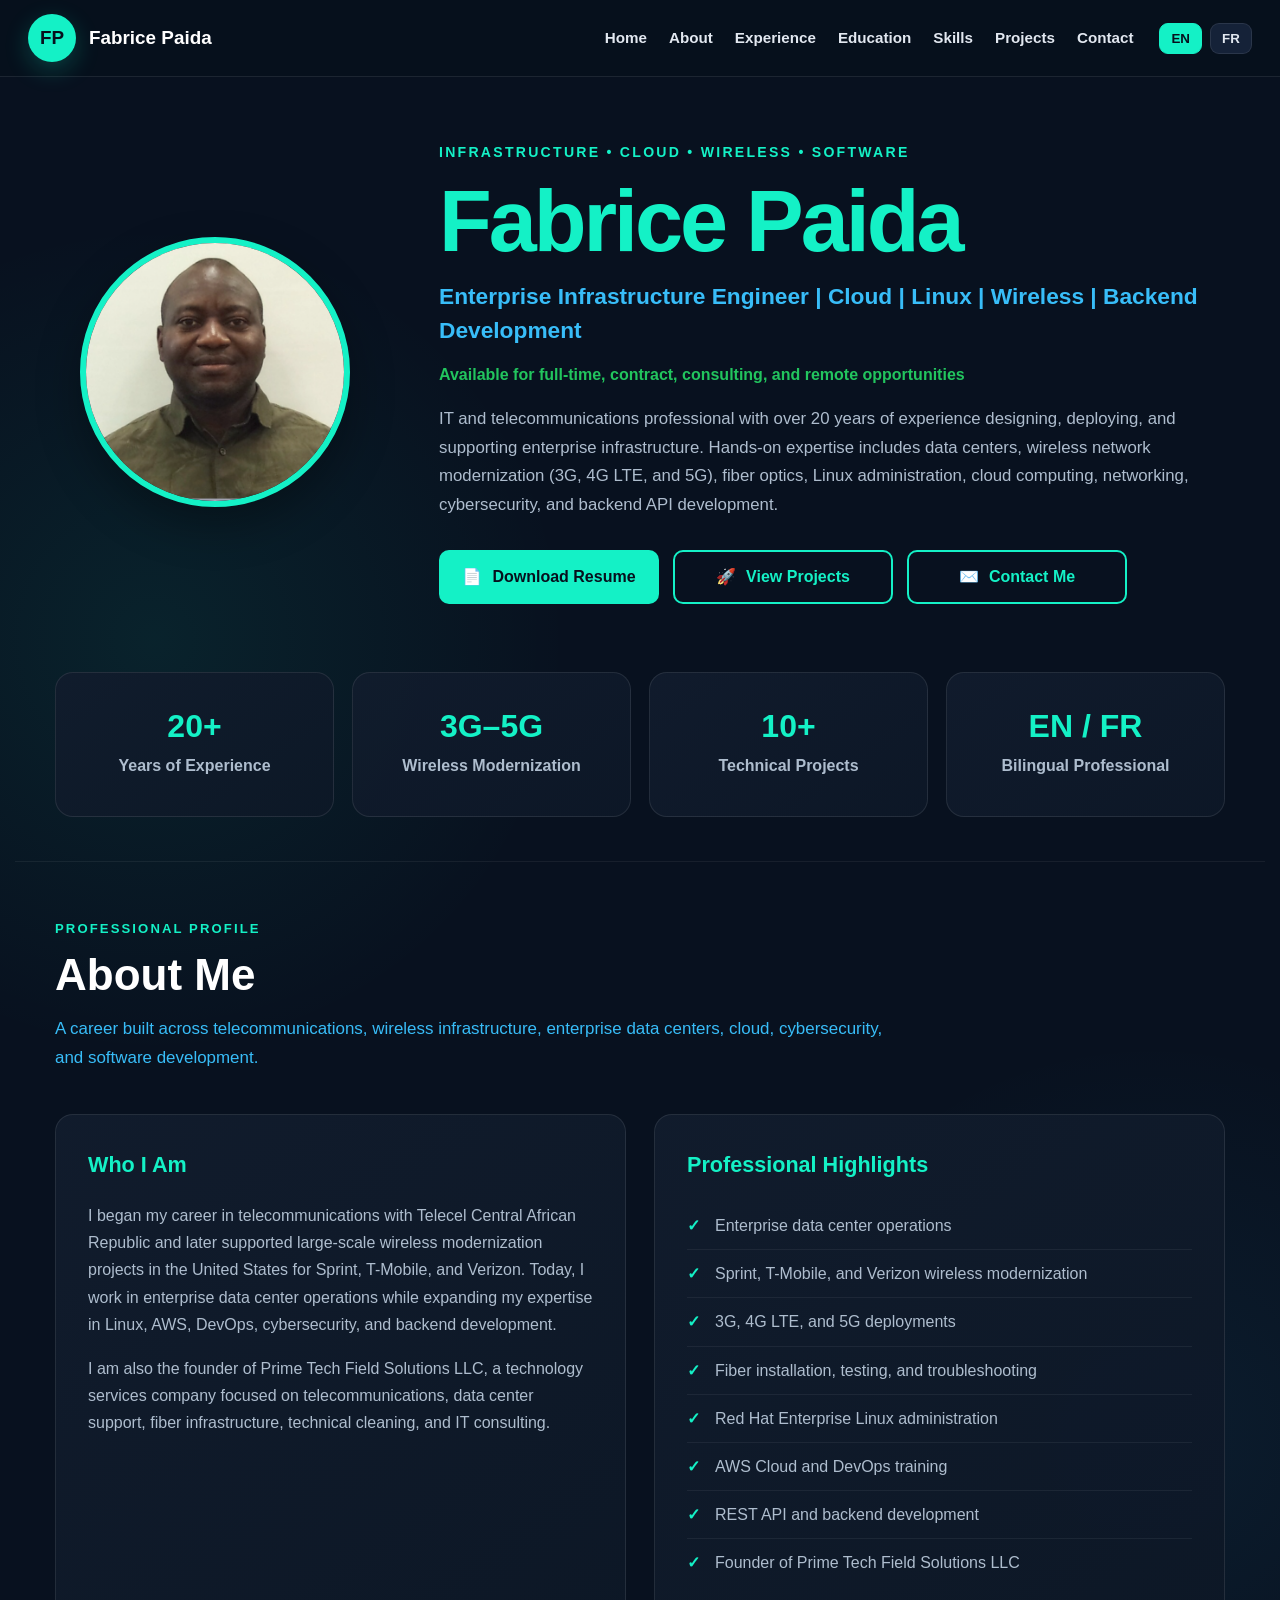
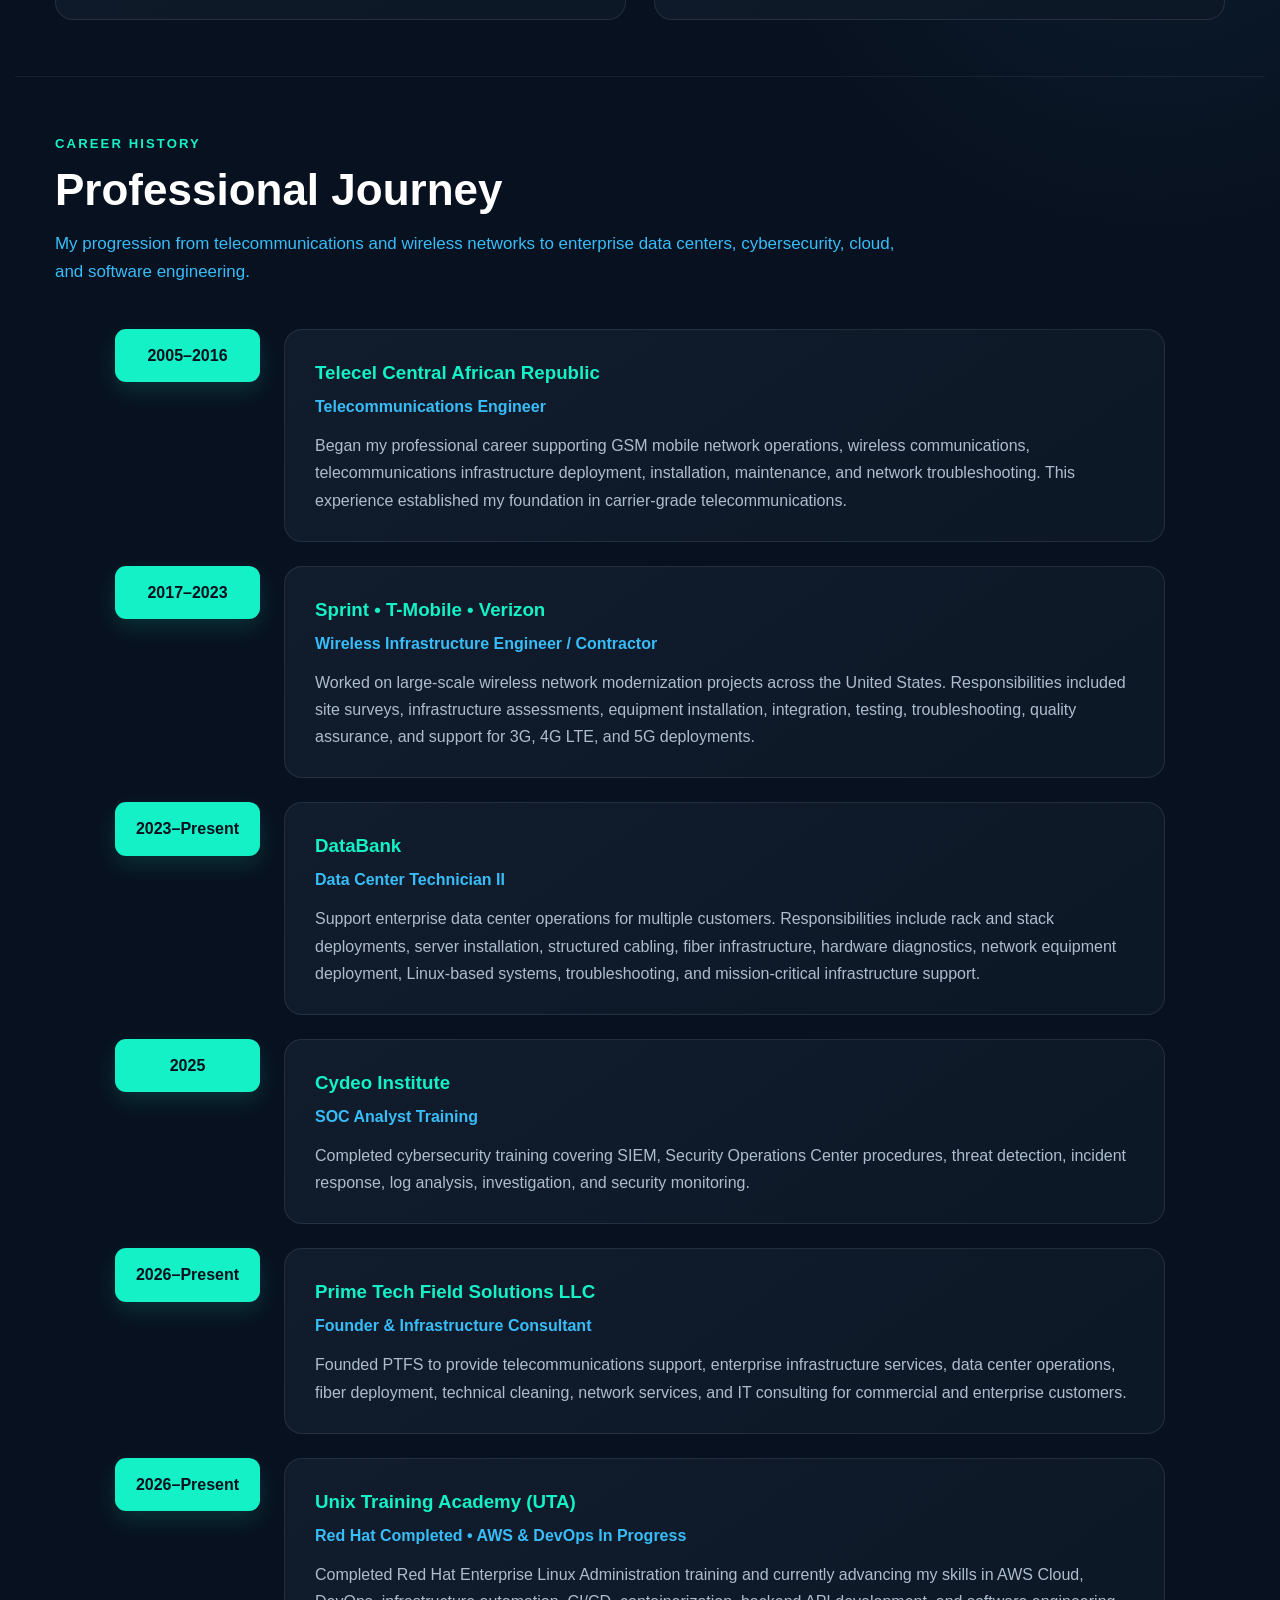
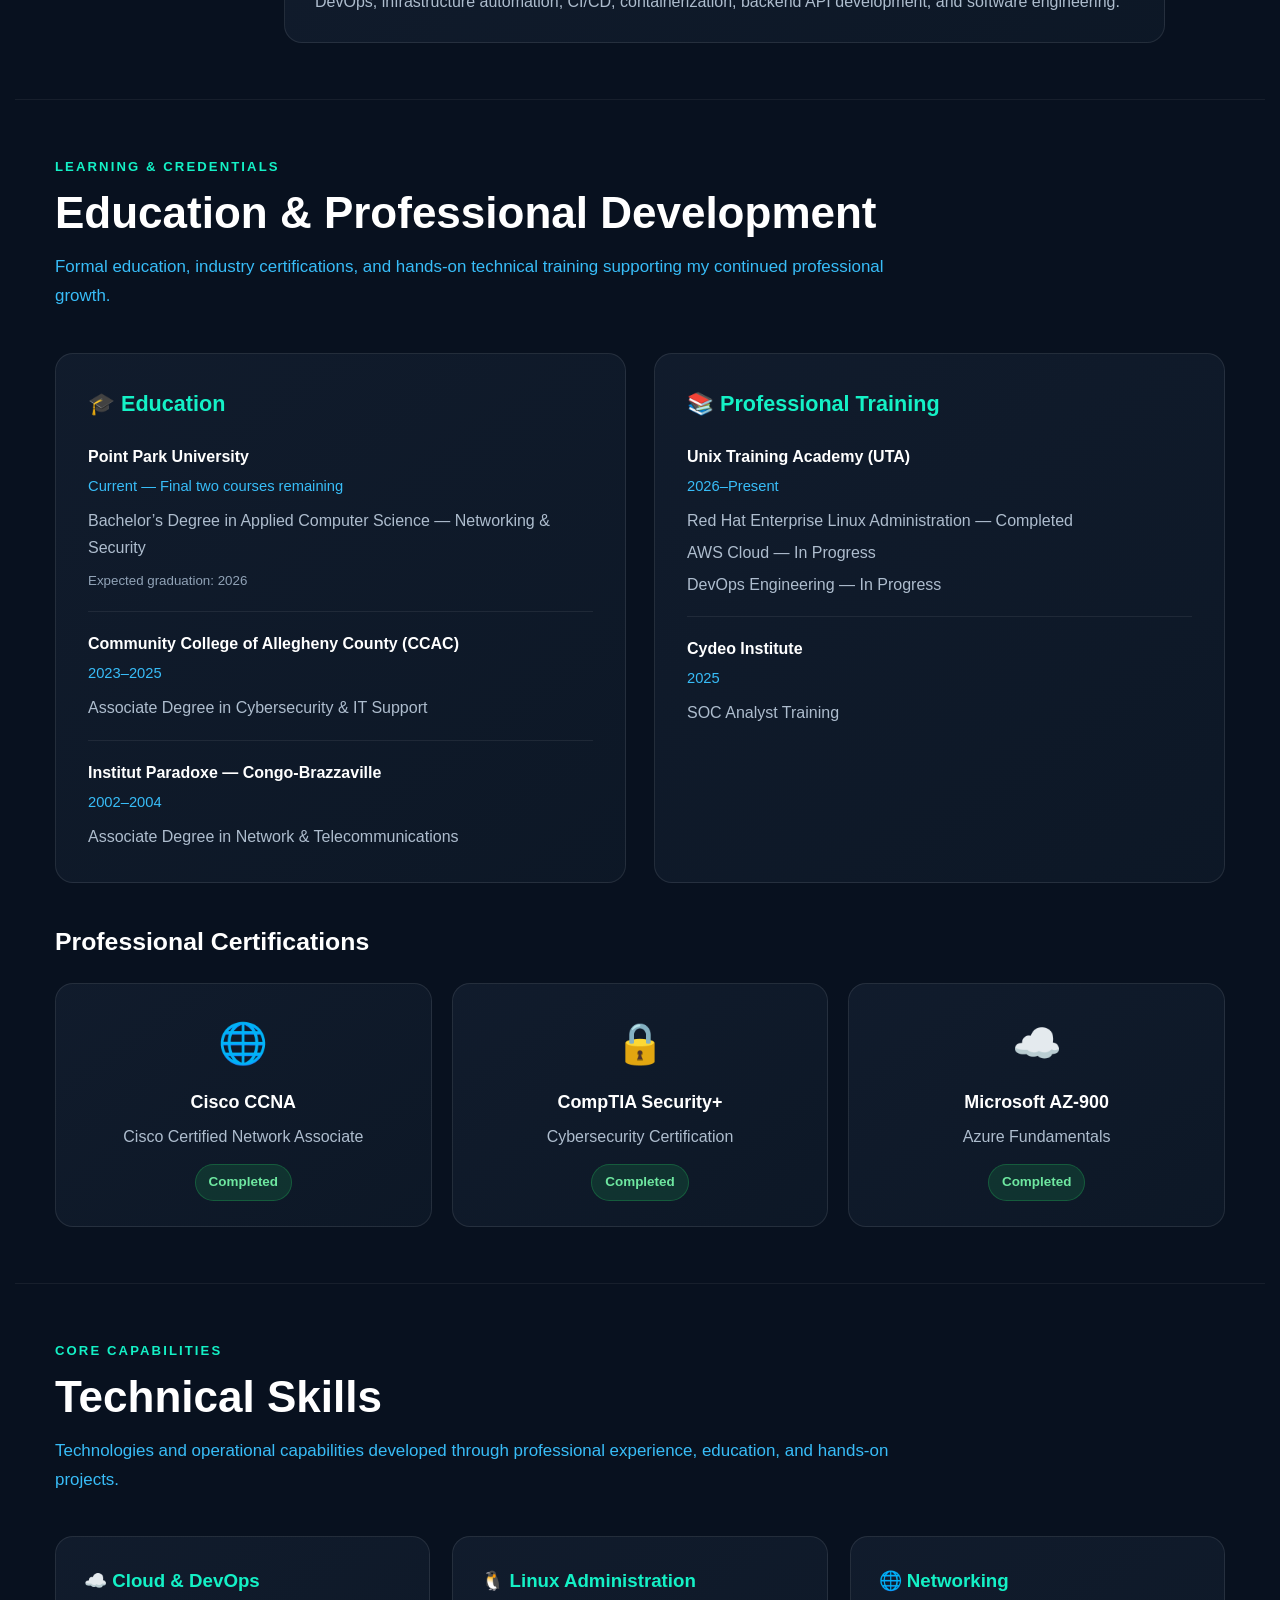
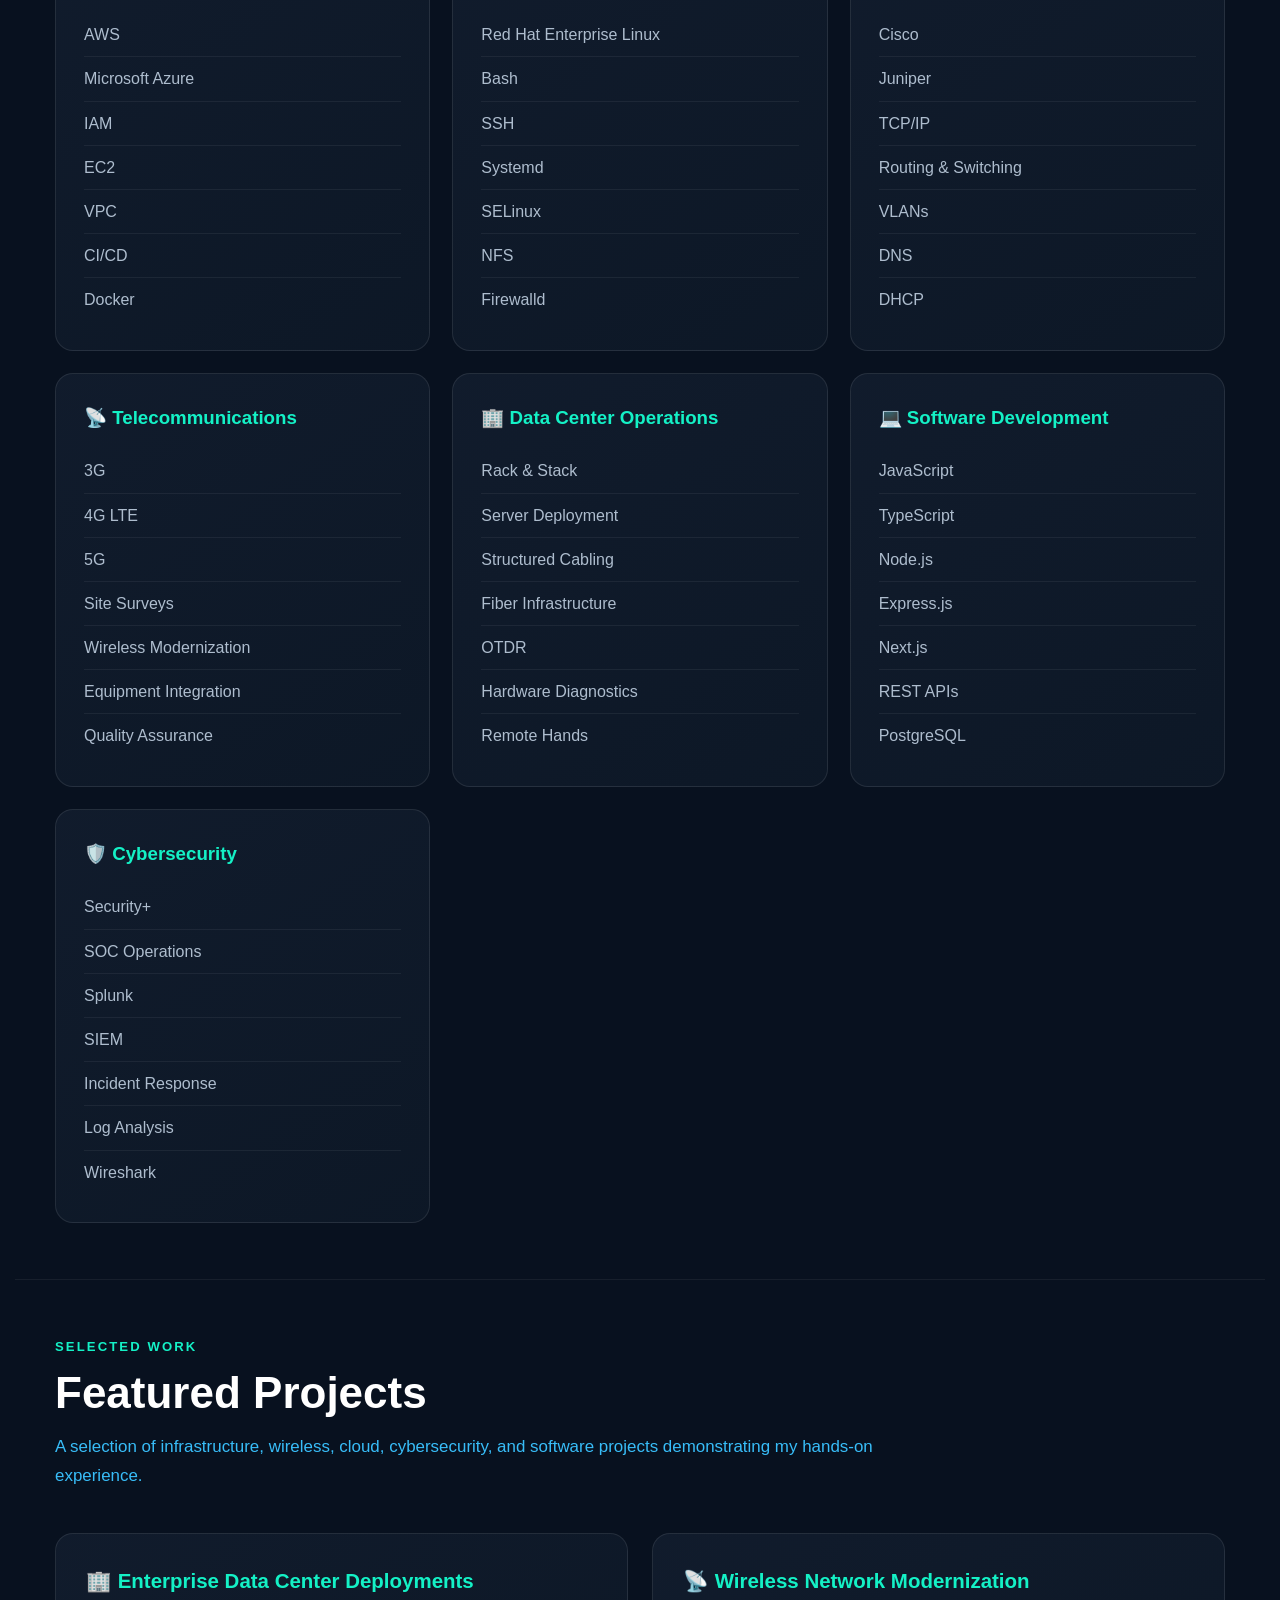
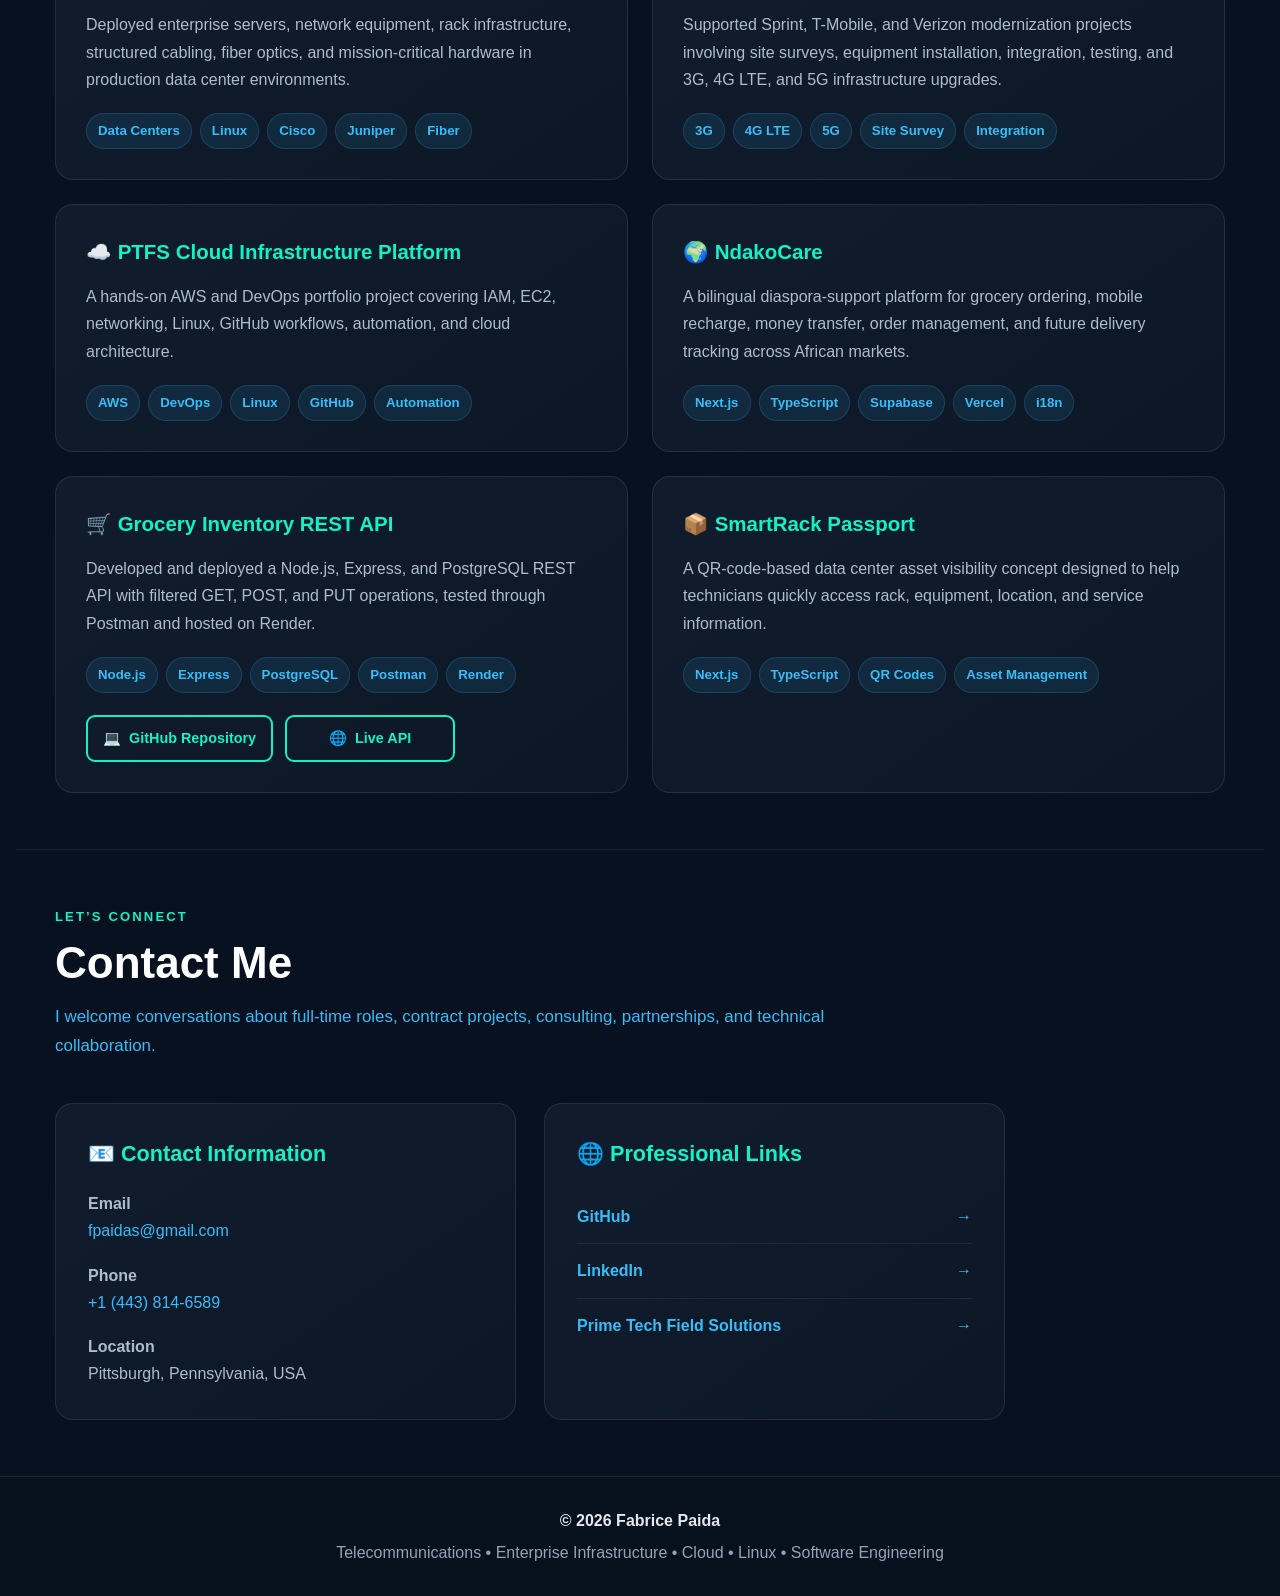
<file: index.html>
<!DOCTYPE html>
<html lang="en">
<head>
    <meta charset="UTF-8">
    <meta name="viewport" content="width=device-width, initial-scale=1.0">
    <meta
        name="description"
        content="Professional portfolio of Fabrice Paida, an infrastructure and telecommunications professional specializing in data centers, wireless networks, Linux, cloud computing, cybersecurity, and backend development."
    >
    <meta name="theme-color" content="#07101d">

    <title>Fabrice Paida | Infrastructure, Cloud, Wireless & Software</title>

    <link rel="stylesheet" href="styles.css">
</head>
<body>
    <header class="site-header">
        <nav class="navbar" aria-label="Main navigation">
            <a href="#home" class="logo" aria-label="Fabrice Paida home">
                <span class="logo-mark" aria-hidden="true">FP</span>
                <span class="logo-text">Fabrice Paida</span>
            </a>

            <button
                class="menu-toggle"
                id="menu-toggle"
                type="button"
                aria-label="Open navigation menu"
                aria-expanded="false"
                aria-controls="nav-links"
            >
                <span aria-hidden="true">☰</span>
            </button>

            <div class="nav-links" id="nav-links">
                <a href="#home" data-en="Home" data-fr="Accueil">Home</a>
                <a href="#about" data-en="About" data-fr="À propos">About</a>
                <a href="#experience" data-en="Experience" data-fr="Expérience">Experience</a>
                <a href="#education" data-en="Education" data-fr="Formation">Education</a>
                <a href="#skills" data-en="Skills" data-fr="Compétences">Skills</a>
                <a href="#projects" data-en="Projects" data-fr="Projets">Projects</a>
                <a href="#contact" data-en="Contact" data-fr="Contact">Contact</a>

                <div class="language-switch" aria-label="Language selection">
                    <button
                        type="button"
                        class="language-btn active"
                        data-language="en"
                        aria-label="Display website in English"
                    >EN</button>
                    <button
                        type="button"
                        class="language-btn"
                        data-language="fr"
                        aria-label="Afficher le site en français"
                    >FR</button>
                </div>
            </div>
        </nav>
    </header>

    <main>
        <section id="home" class="section hero">
            <div class="hero-content">
                <div class="hero-image-wrapper">
                    <img
                        src="images/profile.png"
                        alt="Professional portrait of Fabrice Paida"
                        class="profile-pic"
                    >
                </div>

                <div class="hero-copy">
                    <p
                        class="eyebrow"
                        data-en="Infrastructure • Cloud • Wireless • Software"
                        data-fr="Infrastructure • Cloud • Télécommunications • Logiciels"
                    >
                        Infrastructure • Cloud • Wireless • Software
                    </p>

                    <h1 class="hero-name">Fabrice Paida</h1>

                    <p
                        class="hero-title"
                        data-en="Enterprise Infrastructure Engineer | Cloud | Linux | Wireless | Backend Development"
                        data-fr="Ingénieur en infrastructure d’entreprise | Cloud | Linux | Réseaux mobiles | Développement backend"
                    >
                        Enterprise Infrastructure Engineer | Cloud | Linux | Wireless | Backend Development
                    </p>

                    <p
                        class="availability"
                        data-en="Available for full-time, contract, consulting, and remote opportunities"
                        data-fr="Disponible pour des postes à temps plein, des contrats, du conseil et du télétravail"
                    >
                        Available for full-time, contract, consulting, and remote opportunities
                    </p>

                    <p
                        class="hero-description"
                        data-en="IT and telecommunications professional with over 20 years of experience designing, deploying, and supporting enterprise infrastructure. Hands-on expertise includes data centers, wireless network modernization (3G, 4G LTE, and 5G), fiber optics, Linux administration, cloud computing, networking, cybersecurity, and backend API development."
                        data-fr="Professionnel de l’informatique et des télécommunications avec plus de 20 ans d’expérience dans la conception, le déploiement et le support d’infrastructures d’entreprise. Mon expertise pratique couvre les centres de données, la modernisation des réseaux mobiles (3G, 4G LTE et 5G), la fibre optique, l’administration Linux, le cloud, les réseaux, la cybersécurité et le développement d’API backend."
                    >
                        IT and telecommunications professional with over 20 years of experience designing, deploying, and supporting enterprise infrastructure. Hands-on expertise includes data centers, wireless network modernization (3G, 4G LTE, and 5G), fiber optics, Linux administration, cloud computing, networking, cybersecurity, and backend API development.
                    </p>

                    <div class="hero-buttons" aria-label="Primary actions">
                        <a
                            href="docs/Fabrice_Paida_Resume_2026.pdf"
                            class="btn btn-primary"
                                                     
                        >
                            <span class="btn-icon" aria-hidden="true">📄</span>
                            <span class="btn-label" data-en="Download Resume" data-fr="Télécharger le CV">Download Resume</span>
                        </a>

                        <a href="#projects" class="btn btn-secondary">
                            <span class="btn-icon" aria-hidden="true">🚀</span>
                            <span class="btn-label" data-en="View Projects" data-fr="Voir les projets">View Projects</span>
                        </a>

                        <a href="#contact" class="btn btn-secondary">
                            <span class="btn-icon" aria-hidden="true">✉️</span>
                            <span class="btn-label" data-en="Contact Me" data-fr="Me contacter">Contact Me</span>
                        </a>
                    </div>
                </div>
            </div>
        </section>

        <section class="section stats-section" aria-label="Professional highlights">
            <div class="stats-grid">
                <article class="stat-card">
                    <strong>20+</strong>
                    <span data-en="Years of Experience" data-fr="Années d’expérience">Years of Experience</span>
                </article>
                <article class="stat-card">
                    <strong>3G–5G</strong>
                    <span data-en="Wireless Modernization" data-fr="Modernisation des réseaux mobiles">Wireless Modernization</span>
                </article>
                <article class="stat-card">
                    <strong>10+</strong>
                    <span data-en="Technical Projects" data-fr="Projets techniques">Technical Projects</span>
                </article>
                <article class="stat-card">
                    <strong>EN / FR</strong>
                    <span data-en="Bilingual Professional" data-fr="Professionnel bilingue">Bilingual Professional</span>
                </article>
            </div>
        </section>

        <section id="about" class="section section-bordered">
            <div class="section-heading">
                <p class="section-kicker" data-en="Professional Profile" data-fr="Profil professionnel">Professional Profile</p>
                <h2 data-en="About Me" data-fr="À propos de moi">About Me</h2>
                <p
                    data-en="A career built across telecommunications, wireless infrastructure, enterprise data centers, cloud, cybersecurity, and software development."
                    data-fr="Un parcours construit dans les télécommunications, les réseaux mobiles, les centres de données, le cloud, la cybersécurité et le développement logiciel."
                >
                    A career built across telecommunications, wireless infrastructure, enterprise data centers, cloud, cybersecurity, and software development.
                </p>
            </div>

            <div class="about-grid">
                <article class="content-card">
                    <h3 data-en="Who I Am" data-fr="Qui je suis">Who I Am</h3>
                    <p
                        data-en="I began my career in telecommunications with Telecel Central African Republic and later supported large-scale wireless modernization projects in the United States for Sprint, T-Mobile, and Verizon. Today, I work in enterprise data center operations while expanding my expertise in Linux, AWS, DevOps, cybersecurity, and backend development."
                        data-fr="J’ai commencé ma carrière dans les télécommunications chez Telecel Centrafrique, puis j’ai participé aux États-Unis à de grands projets de modernisation des réseaux mobiles pour Sprint, T-Mobile et Verizon. Aujourd’hui, je travaille dans les opérations de centres de données d’entreprise tout en développant mes compétences en Linux, AWS, DevOps, cybersécurité et développement backend."
                    >
                        I began my career in telecommunications with Telecel Central African Republic and later supported large-scale wireless modernization projects in the United States for Sprint, T-Mobile, and Verizon. Today, I work in enterprise data center operations while expanding my expertise in Linux, AWS, DevOps, cybersecurity, and backend development.
                    </p>
                    <p
                        data-en="I am also the founder of Prime Tech Field Solutions LLC, a technology services company focused on telecommunications, data center support, fiber infrastructure, technical cleaning, and IT consulting."
                        data-fr="Je suis également le fondateur de Prime Tech Field Solutions LLC, une entreprise de services technologiques spécialisée dans les télécommunications, le support de centres de données, la fibre optique, le nettoyage technique et le conseil informatique."
                    >
                        I am also the founder of Prime Tech Field Solutions LLC, a technology services company focused on telecommunications, data center support, fiber infrastructure, technical cleaning, and IT consulting.
                    </p>
                </article>

                <article class="content-card">
                    <h3 data-en="Professional Highlights" data-fr="Points forts professionnels">Professional Highlights</h3>
                    <ul class="check-list">
                        <li data-en="Enterprise data center operations" data-fr="Opérations de centres de données d’entreprise">Enterprise data center operations</li>
                        <li data-en="Sprint, T-Mobile, and Verizon wireless modernization" data-fr="Modernisation des réseaux mobiles Sprint, T-Mobile et Verizon">Sprint, T-Mobile, and Verizon wireless modernization</li>
                        <li data-en="3G, 4G LTE, and 5G deployments" data-fr="Déploiements 3G, 4G LTE et 5G">3G, 4G LTE, and 5G deployments</li>
                        <li data-en="Fiber installation, testing, and troubleshooting" data-fr="Installation, tests et dépannage de la fibre optique">Fiber installation, testing, and troubleshooting</li>
                        <li data-en="Red Hat Enterprise Linux administration" data-fr="Administration Red Hat Enterprise Linux">Red Hat Enterprise Linux administration</li>
                        <li data-en="AWS Cloud and DevOps training" data-fr="Formation AWS Cloud et DevOps">AWS Cloud and DevOps training</li>
                        <li data-en="REST API and backend development" data-fr="Développement d’API REST et backend">REST API and backend development</li>
                        <li data-en="Founder of Prime Tech Field Solutions LLC" data-fr="Fondateur de Prime Tech Field Solutions LLC">Founder of Prime Tech Field Solutions LLC</li>
                    </ul>
                </article>
            </div>
        </section>

        <section id="experience" class="section section-bordered">
            <div class="section-heading">
                <p class="section-kicker" data-en="Career History" data-fr="Parcours professionnel">Career History</p>
                <h2 data-en="Professional Journey" data-fr="Parcours professionnel">Professional Journey</h2>
                <p
                    data-en="My progression from telecommunications and wireless networks to enterprise data centers, cybersecurity, cloud, and software engineering."
                    data-fr="Mon évolution des télécommunications et des réseaux mobiles vers les centres de données, la cybersécurité, le cloud et le génie logiciel."
                >
                    My progression from telecommunications and wireless networks to enterprise data centers, cybersecurity, cloud, and software engineering.
                </p>
            </div>

            <div class="timeline">
                <article class="timeline-item">
                    <div class="timeline-year">2005–2016</div>
                    <div class="timeline-content">
                        <h3>Telecel Central African Republic</h3>
                        <h4 data-en="Telecommunications Engineer" data-fr="Ingénieur en télécommunications">Telecommunications Engineer</h4>
                        <p
                            data-en="Began my professional career supporting GSM mobile network operations, wireless communications, telecommunications infrastructure deployment, installation, maintenance, and network troubleshooting. This experience established my foundation in carrier-grade telecommunications."
                            data-fr="Début de ma carrière professionnelle dans le support des réseaux mobiles GSM, les communications sans fil, le déploiement des infrastructures télécoms, l’installation, la maintenance et le dépannage réseau. Cette expérience a établi ma base dans les télécommunications de niveau opérateur."
                        >
                            Began my professional career supporting GSM mobile network operations, wireless communications, telecommunications infrastructure deployment, installation, maintenance, and network troubleshooting. This experience established my foundation in carrier-grade telecommunications.
                        </p>
                    </div>
                </article>

                <article class="timeline-item">
                    <div class="timeline-year">2017–2023</div>
                    <div class="timeline-content">
                        <h3>Sprint • T-Mobile • Verizon</h3>
                        <h4 data-en="Wireless Infrastructure Engineer / Contractor" data-fr="Ingénieur / Contractuel en infrastructure mobile">Wireless Infrastructure Engineer / Contractor</h4>
                        <p
                            data-en="Worked on large-scale wireless network modernization projects across the United States. Responsibilities included site surveys, infrastructure assessments, equipment installation, integration, testing, troubleshooting, quality assurance, and support for 3G, 4G LTE, and 5G deployments."
                            data-fr="Participation à de grands projets de modernisation des réseaux mobiles aux États-Unis. Les responsabilités comprenaient les études de sites, l’évaluation des infrastructures, l’installation et l’intégration des équipements, les tests, le dépannage, l’assurance qualité et le support des déploiements 3G, 4G LTE et 5G."
                        >
                            Worked on large-scale wireless network modernization projects across the United States. Responsibilities included site surveys, infrastructure assessments, equipment installation, integration, testing, troubleshooting, quality assurance, and support for 3G, 4G LTE, and 5G deployments.
                        </p>
                    </div>
                </article>

                <article class="timeline-item">
                    <div class="timeline-year">2023–Present</div>
                    <div class="timeline-content">
                        <h3>DataBank</h3>
                        <h4 data-en="Data Center Technician II" data-fr="Technicien II en centre de données">Data Center Technician II</h4>
                        <p
                            data-en="Support enterprise data center operations for multiple customers. Responsibilities include rack and stack deployments, server installation, structured cabling, fiber infrastructure, hardware diagnostics, network equipment deployment, Linux-based systems, troubleshooting, and mission-critical infrastructure support."
                            data-fr="Support des opérations de centres de données d’entreprise pour plusieurs clients. Les responsabilités comprennent les déploiements rack and stack, l’installation de serveurs, le câblage structuré, la fibre optique, le diagnostic matériel, le déploiement d’équipements réseau, les systèmes Linux, le dépannage et le support d’infrastructures critiques."
                        >
                            Support enterprise data center operations for multiple customers. Responsibilities include rack and stack deployments, server installation, structured cabling, fiber infrastructure, hardware diagnostics, network equipment deployment, Linux-based systems, troubleshooting, and mission-critical infrastructure support.
                        </p>
                    </div>
                </article>

                <article class="timeline-item">
                    <div class="timeline-year">2025</div>
                    <div class="timeline-content">
                        <h3>Cydeo Institute</h3>
                        <h4 data-en="SOC Analyst Training" data-fr="Formation d’analyste SOC">SOC Analyst Training</h4>
                        <p
                            data-en="Completed cybersecurity training covering SIEM, Security Operations Center procedures, threat detection, incident response, log analysis, investigation, and security monitoring."
                            data-fr="Formation en cybersécurité couvrant les SIEM, les procédures de centre opérationnel de sécurité, la détection des menaces, la réponse aux incidents, l’analyse des journaux, l’investigation et la surveillance de sécurité."
                        >
                            Completed cybersecurity training covering SIEM, Security Operations Center procedures, threat detection, incident response, log analysis, investigation, and security monitoring.
                        </p>
                    </div>
                </article>

                <article class="timeline-item">
                    <div class="timeline-year">2026–Present</div>
                    <div class="timeline-content">
                        <h3>Prime Tech Field Solutions LLC</h3>
                        <h4 data-en="Founder & Infrastructure Consultant" data-fr="Fondateur et consultant en infrastructure">Founder & Infrastructure Consultant</h4>
                        <p
                            data-en="Founded PTFS to provide telecommunications support, enterprise infrastructure services, data center operations, fiber deployment, technical cleaning, network services, and IT consulting for commercial and enterprise customers."
                            data-fr="Création de PTFS pour fournir des services de télécommunications, d’infrastructure d’entreprise, d’opérations de centres de données, de déploiement de fibre, de nettoyage technique, de réseaux et de conseil informatique aux clients commerciaux et entreprises."
                        >
                            Founded PTFS to provide telecommunications support, enterprise infrastructure services, data center operations, fiber deployment, technical cleaning, network services, and IT consulting for commercial and enterprise customers.
                        </p>
                    </div>
                </article>

                <article class="timeline-item">
                    <div class="timeline-year">2026–Present</div>
                    <div class="timeline-content">
                        <h3>Unix Training Academy (UTA)</h3>
                        <h4 data-en="Red Hat Completed • AWS & DevOps In Progress" data-fr="Red Hat terminé • AWS et DevOps en cours">Red Hat Completed • AWS & DevOps In Progress</h4>
                        <p
                            data-en="Completed Red Hat Enterprise Linux Administration training and currently advancing my skills in AWS Cloud, DevOps, infrastructure automation, CI/CD, containerization, backend API development, and software engineering."
                            data-fr="Formation en administration Red Hat Enterprise Linux terminée. Développement actuel de mes compétences en AWS Cloud, DevOps, automatisation de l’infrastructure, CI/CD, conteneurisation, développement d’API backend et génie logiciel."
                        >
                            Completed Red Hat Enterprise Linux Administration training and currently advancing my skills in AWS Cloud, DevOps, infrastructure automation, CI/CD, containerization, backend API development, and software engineering.
                        </p>
                    </div>
                </article>
            </div>
        </section>

        <section id="education" class="section section-bordered">
            <div class="section-heading">
                <p class="section-kicker" data-en="Learning & Credentials" data-fr="Formation et qualifications">Learning & Credentials</p>
                <h2 data-en="Education & Professional Development" data-fr="Formation académique et développement professionnel">Education & Professional Development</h2>
                <p
                    data-en="Formal education, industry certifications, and hands-on technical training supporting my continued professional growth."
                    data-fr="Formation académique, certifications professionnelles et apprentissage pratique soutenant mon évolution continue."
                >
                    Formal education, industry certifications, and hands-on technical training supporting my continued professional growth.
                </p>
            </div>

            <div class="education-grid">
                <article class="content-card">
                    <h3 data-en="🎓 Education" data-fr="🎓 Formation académique">🎓 Education</h3>

                    <div class="education-item">
                        <h4>Point Park University</h4>
                        <span data-en="Current — Final two courses remaining" data-fr="En cours — Deux derniers cours à terminer">Current — Final two courses remaining</span>
                        <p
                            data-en="Bachelor’s Degree in Applied Computer Science — Networking & Security"
                            data-fr="Licence en informatique appliquée — Réseaux et sécurité"
                        >
                            Bachelor’s Degree in Applied Computer Science — Networking & Security
                        </p>
                        <small data-en="Expected graduation: 2026" data-fr="Diplôme prévu : 2026">Expected graduation: 2026</small>
                    </div>

                    <div class="education-item">
                        <h4>Community College of Allegheny County (CCAC)</h4>
                        <span>2023–2025</span>
                        <p
                            data-en="Associate Degree in Cybersecurity & IT Support"
                            data-fr="Diplôme associé en cybersécurité et support informatique"
                        >
                            Associate Degree in Cybersecurity & IT Support
                        </p>
                    </div>

                    <div class="education-item">
                        <h4>Institut Paradoxe — Congo-Brazzaville</h4>
                        <span>2002–2004</span>
                        <p
                            data-en="Associate Degree in Network & Telecommunications"
                            data-fr="Diplôme associé en réseaux et télécommunications"
                        >
                            Associate Degree in Network & Telecommunications
                        </p>
                    </div>
                </article>

                <article class="content-card">
                    <h3 data-en="📚 Professional Training" data-fr="📚 Formation professionnelle">📚 Professional Training</h3>

                    <div class="education-item">
                        <h4>Unix Training Academy (UTA)</h4>
                        <span>2026–Present</span>
                        <p data-en="Red Hat Enterprise Linux Administration — Completed" data-fr="Administration Red Hat Enterprise Linux — Terminée">Red Hat Enterprise Linux Administration — Completed</p>
                        <p data-en="AWS Cloud — In Progress" data-fr="AWS Cloud — En cours">AWS Cloud — In Progress</p>
                        <p data-en="DevOps Engineering — In Progress" data-fr="Ingénierie DevOps — En cours">DevOps Engineering — In Progress</p>
                    </div>

                    <div class="education-item">
                        <h4>Cydeo Institute</h4>
                        <span>2025</span>
                        <p data-en="SOC Analyst Training" data-fr="Formation d’analyste SOC">SOC Analyst Training</p>
                    </div>
                </article>
            </div>

            <div class="certifications-block">
                <h3 data-en="Professional Certifications" data-fr="Certifications professionnelles">Professional Certifications</h3>
                <div class="cert-grid">
                    <article class="cert-card">
                        <div class="cert-icon" aria-hidden="true">🌐</div>
                        <h4>Cisco CCNA</h4>
                        <p data-en="Cisco Certified Network Associate" data-fr="Cisco Certified Network Associate">Cisco Certified Network Associate</p>
                        <span class="status status-completed" data-en="Completed" data-fr="Obtenue">Completed</span>
                    </article>

                    <article class="cert-card">
                        <div class="cert-icon" aria-hidden="true">🔒</div>
                        <h4>CompTIA Security+</h4>
                        <p data-en="Cybersecurity Certification" data-fr="Certification en cybersécurité">Cybersecurity Certification</p>
                        <span class="status status-completed" data-en="Completed" data-fr="Obtenue">Completed</span>
                    </article>

                    <article class="cert-card">
                        <div class="cert-icon" aria-hidden="true">☁️</div>
                        <h4>Microsoft AZ-900</h4>
                        <p data-en="Azure Fundamentals" data-fr="Fondamentaux Azure">Azure Fundamentals</p>
                        <span class="status status-completed" data-en="Completed" data-fr="Obtenue">Completed</span>
                    </article>
                </div>
            </div>
        </section>

        <section id="skills" class="section section-bordered">
            <div class="section-heading">
                <p class="section-kicker" data-en="Core Capabilities" data-fr="Compétences principales">Core Capabilities</p>
                <h2 data-en="Technical Skills" data-fr="Compétences techniques">Technical Skills</h2>
                <p
                    data-en="Technologies and operational capabilities developed through professional experience, education, and hands-on projects."
                    data-fr="Technologies et capacités opérationnelles développées grâce à l’expérience professionnelle, aux études et aux projets pratiques."
                >
                    Technologies and operational capabilities developed through professional experience, education, and hands-on projects.
                </p>
            </div>

            <div class="skills-grid">
                <article class="skill-card">
                    <h3 data-en="☁️ Cloud & DevOps" data-fr="☁️ Cloud et DevOps">☁️ Cloud & DevOps</h3>
                    <ul>
                        <li>AWS</li><li>Microsoft Azure</li><li>IAM</li><li>EC2</li><li>VPC</li><li>CI/CD</li><li>Docker</li>
                    </ul>
                </article>

                <article class="skill-card">
                    <h3 data-en="🐧 Linux Administration" data-fr="🐧 Administration Linux">🐧 Linux Administration</h3>
                    <ul>
                        <li>Red Hat Enterprise Linux</li><li>Bash</li><li>SSH</li><li>Systemd</li><li>SELinux</li><li>NFS</li><li>Firewalld</li>
                    </ul>
                </article>

                <article class="skill-card">
                    <h3 data-en="🌐 Networking" data-fr="🌐 Réseaux">🌐 Networking</h3>
                    <ul>
                        <li>Cisco</li><li>Juniper</li><li>TCP/IP</li><li>Routing & Switching</li><li>VLANs</li><li>DNS</li><li>DHCP</li>
                    </ul>
                </article>

                <article class="skill-card">
                    <h3 data-en="📡 Telecommunications" data-fr="📡 Télécommunications">📡 Telecommunications</h3>
                    <ul>
                        <li>3G</li><li>4G LTE</li><li>5G</li><li>Site Surveys</li><li>Wireless Modernization</li><li>Equipment Integration</li><li>Quality Assurance</li>
                    </ul>
                </article>

                <article class="skill-card">
                    <h3 data-en="🏢 Data Center Operations" data-fr="🏢 Opérations de centres de données">🏢 Data Center Operations</h3>
                    <ul>
                        <li>Rack & Stack</li><li>Server Deployment</li><li>Structured Cabling</li><li>Fiber Infrastructure</li><li>OTDR</li><li>Hardware Diagnostics</li><li>Remote Hands</li>
                    </ul>
                </article>

                <article class="skill-card">
                    <h3 data-en="💻 Software Development" data-fr="💻 Développement logiciel">💻 Software Development</h3>
                    <ul>
                        <li>JavaScript</li><li>TypeScript</li><li>Node.js</li><li>Express.js</li><li>Next.js</li><li>REST APIs</li><li>PostgreSQL</li>
                    </ul>
                </article>

                <article class="skill-card">
                    <h3 data-en="🛡️ Cybersecurity" data-fr="🛡️ Cybersécurité">🛡️ Cybersecurity</h3>
                    <ul>
                        <li>Security+</li><li>SOC Operations</li><li>Splunk</li><li>SIEM</li><li>Incident Response</li><li>Log Analysis</li><li>Wireshark</li>
                    </ul>
                </article>
            </div>
        </section>

        <section id="projects" class="section section-bordered">
            <div class="section-heading">
                <p class="section-kicker" data-en="Selected Work" data-fr="Travaux sélectionnés">Selected Work</p>
                <h2 data-en="Featured Projects" data-fr="Projets principaux">Featured Projects</h2>
                <p
                    data-en="A selection of infrastructure, wireless, cloud, cybersecurity, and software projects demonstrating my hands-on experience."
                    data-fr="Une sélection de projets d’infrastructure, de réseaux mobiles, de cloud, de cybersécurité et de logiciels illustrant mon expérience pratique."
                >
                    A selection of infrastructure, wireless, cloud, cybersecurity, and software projects demonstrating my hands-on experience.
                </p>
            </div>

            <div class="projects-grid">
                <article class="project-card">
                    <h3 data-en="🏢 Enterprise Data Center Deployments" data-fr="🏢 Déploiements de centres de données d’entreprise">🏢 Enterprise Data Center Deployments</h3>
                    <p
                        data-en="Deployed enterprise servers, network equipment, rack infrastructure, structured cabling, fiber optics, and mission-critical hardware in production data center environments."
                        data-fr="Déploiement de serveurs d’entreprise, d’équipements réseau, d’infrastructures en rack, de câblage structuré, de fibre optique et de matériel critique dans des centres de données de production."
                    >
                        Deployed enterprise servers, network equipment, rack infrastructure, structured cabling, fiber optics, and mission-critical hardware in production data center environments.
                    </p>
                    <div class="tech-tags"><span>Data Centers</span><span>Linux</span><span>Cisco</span><span>Juniper</span><span>Fiber</span></div>
                </article>

                <article class="project-card">
                    <h3 data-en="📡 Wireless Network Modernization" data-fr="📡 Modernisation des réseaux mobiles">📡 Wireless Network Modernization</h3>
                    <p
                        data-en="Supported Sprint, T-Mobile, and Verizon modernization projects involving site surveys, equipment installation, integration, testing, and 3G, 4G LTE, and 5G infrastructure upgrades."
                        data-fr="Support de projets de modernisation Sprint, T-Mobile et Verizon comprenant les études de sites, l’installation, l’intégration et les tests d’équipements ainsi que les mises à niveau des infrastructures 3G, 4G LTE et 5G."
                    >
                        Supported Sprint, T-Mobile, and Verizon modernization projects involving site surveys, equipment installation, integration, testing, and 3G, 4G LTE, and 5G infrastructure upgrades.
                    </p>
                    <div class="tech-tags"><span>3G</span><span>4G LTE</span><span>5G</span><span>Site Survey</span><span>Integration</span></div>
                </article>

                <article class="project-card">
                    <h3 data-en="☁️ PTFS Cloud Infrastructure Platform" data-fr="☁️ Plateforme d’infrastructure cloud PTFS">☁️ PTFS Cloud Infrastructure Platform</h3>
                    <p
                        data-en="A hands-on AWS and DevOps portfolio project covering IAM, EC2, networking, Linux, GitHub workflows, automation, and cloud architecture."
                        data-fr="Projet pratique de portfolio AWS et DevOps couvrant IAM, EC2, les réseaux, Linux, les workflows GitHub, l’automatisation et l’architecture cloud."
                    >
                        A hands-on AWS and DevOps portfolio project covering IAM, EC2, networking, Linux, GitHub workflows, automation, and cloud architecture.
                    </p>
                    <div class="tech-tags"><span>AWS</span><span>DevOps</span><span>Linux</span><span>GitHub</span><span>Automation</span></div>
                </article>

                <article class="project-card">
                    <h3>🌍 NdakoCare</h3>
                    <p
                        data-en="A bilingual diaspora-support platform for grocery ordering, mobile recharge, money transfer, order management, and future delivery tracking across African markets."
                        data-fr="Plateforme bilingue destinée à la diaspora pour les commandes d’épicerie, la recharge mobile, le transfert d’argent, la gestion des commandes et le futur suivi des livraisons sur les marchés africains."
                    >
                        A bilingual diaspora-support platform for grocery ordering, mobile recharge, money transfer, order management, and future delivery tracking across African markets.
                    </p>
                    <div class="tech-tags"><span>Next.js</span><span>TypeScript</span><span>Supabase</span><span>Vercel</span><span>i18n</span></div>
                </article>

                <article class="project-card">
                    <h3 data-en="🛒 Grocery Inventory REST API" data-fr="🛒 API REST de gestion d’inventaire d’épicerie">🛒 Grocery Inventory REST API</h3>
                    <p
                        data-en="Developed and deployed a Node.js, Express, and PostgreSQL REST API with filtered GET, POST, and PUT operations, tested through Postman and hosted on Render."
                        data-fr="Développement et déploiement d’une API REST Node.js, Express et PostgreSQL avec des opérations GET filtrées, POST et PUT, testée avec Postman et hébergée sur Render."
                    >
                        Developed and deployed a Node.js, Express, and PostgreSQL REST API with filtered GET, POST, and PUT operations, tested through Postman and hosted on Render.
                    </p>
                    <div class="tech-tags"><span>Node.js</span><span>Express</span><span>PostgreSQL</span><span>Postman</span><span>Render</span></div>
                    <div class="project-links" aria-label="Grocery API links">
                        <a class="project-action" href="https://github.com/fpaida/grocery-api" target="_blank" rel="noopener noreferrer">
                            <span aria-hidden="true">💻</span>
                            <span data-en="GitHub Repository" data-fr="Dépôt GitHub">GitHub Repository</span>
                        </a>
                        <a class="project-action" href="https://grocery-api-o3m1.onrender.com/api/v1/products" target="_blank" rel="noopener noreferrer">
                            <span aria-hidden="true">🌐</span>
                            <span data-en="Live API" data-fr="API en ligne">Live API</span>
                        </a>
                    </div>
                </article>

                <article class="project-card">
                    <h3>📦 SmartRack Passport</h3>
                    <p
                        data-en="A QR-code-based data center asset visibility concept designed to help technicians quickly access rack, equipment, location, and service information."
                        data-fr="Concept de visibilité des actifs de centre de données basé sur des codes QR, conçu pour permettre aux techniciens d’accéder rapidement aux informations sur les racks, les équipements, les emplacements et les services."
                    >
                        A QR-code-based data center asset visibility concept designed to help technicians quickly access rack, equipment, location, and service information.
                    </p>
                    <div class="tech-tags"><span>Next.js</span><span>TypeScript</span><span>QR Codes</span><span>Asset Management</span></div>
                </article>
            </div>
        </section>

        <section id="contact" class="section section-bordered">
            <div class="section-heading">
                <p class="section-kicker" data-en="Let’s Connect" data-fr="Restons en contact">Let’s Connect</p>
                <h2 data-en="Contact Me" data-fr="Me contacter">Contact Me</h2>
                <p
                    data-en="I welcome conversations about full-time roles, contract projects, consulting, partnerships, and technical collaboration."
                    data-fr="Je suis disponible pour échanger au sujet de postes à temps plein, de missions contractuelles, de conseil, de partenariats et de collaborations techniques."
                >
                    I welcome conversations about full-time roles, contract projects, consulting, partnerships, and technical collaboration.
                </p>
            </div>

            <div class="contact-grid">
                <article class="contact-card">
                    <h3 data-en="📧 Contact Information" data-fr="📧 Coordonnées">📧 Contact Information</h3>
                    <p><strong data-en="Email" data-fr="Courriel">Email</strong><br><a href="mailto:fpaidas@gmail.com">fpaidas@gmail.com</a></p>
                    <p><strong data-en="Phone" data-fr="Téléphone">Phone</strong><br><a href="tel:+14438146589">+1 (443) 814-6589</a></p>
                    <p><strong data-en="Location" data-fr="Lieu">Location</strong><br><span data-en="Pittsburgh, Pennsylvania, USA" data-fr="Pittsburgh, Pennsylvanie, États-Unis">Pittsburgh, Pennsylvania, USA</span></p>
                </article>

                <article class="contact-card">
                    <h3 data-en="🌐 Professional Links" data-fr="🌐 Liens professionnels">🌐 Professional Links</h3>
                    <a class="professional-link" href="https://github.com/fpaida" target="_blank" rel="noopener noreferrer"><span>GitHub</span><span aria-hidden="true">→</span></a>
                    <a class="professional-link" href="https://www.linkedin.com/in/fabrice-paida-13568046/" target="_blank" rel="noopener noreferrer"><span>LinkedIn</span><span aria-hidden="true">→</span></a>
                    <a class="professional-link" href="https://primetechfieldsolutions.com/" target="_blank" rel="noopener noreferrer"><span>Prime Tech Field Solutions</span><span aria-hidden="true">→</span></a>
                </article>
            </div>
        </section>
    </main>

    <footer class="site-footer">
        <p>© <span id="current-year">2026</span> Fabrice Paida</p>
        <p
            data-en="Telecommunications • Enterprise Infrastructure • Cloud • Linux • Software Engineering"
            data-fr="Télécommunications • Infrastructure d’entreprise • Cloud • Linux • Génie logiciel"
        >
            Telecommunications • Enterprise Infrastructure • Cloud • Linux • Software Engineering
        </p>
    </footer>

    <script src="script.js"></script>
</body>
</html>
</file>
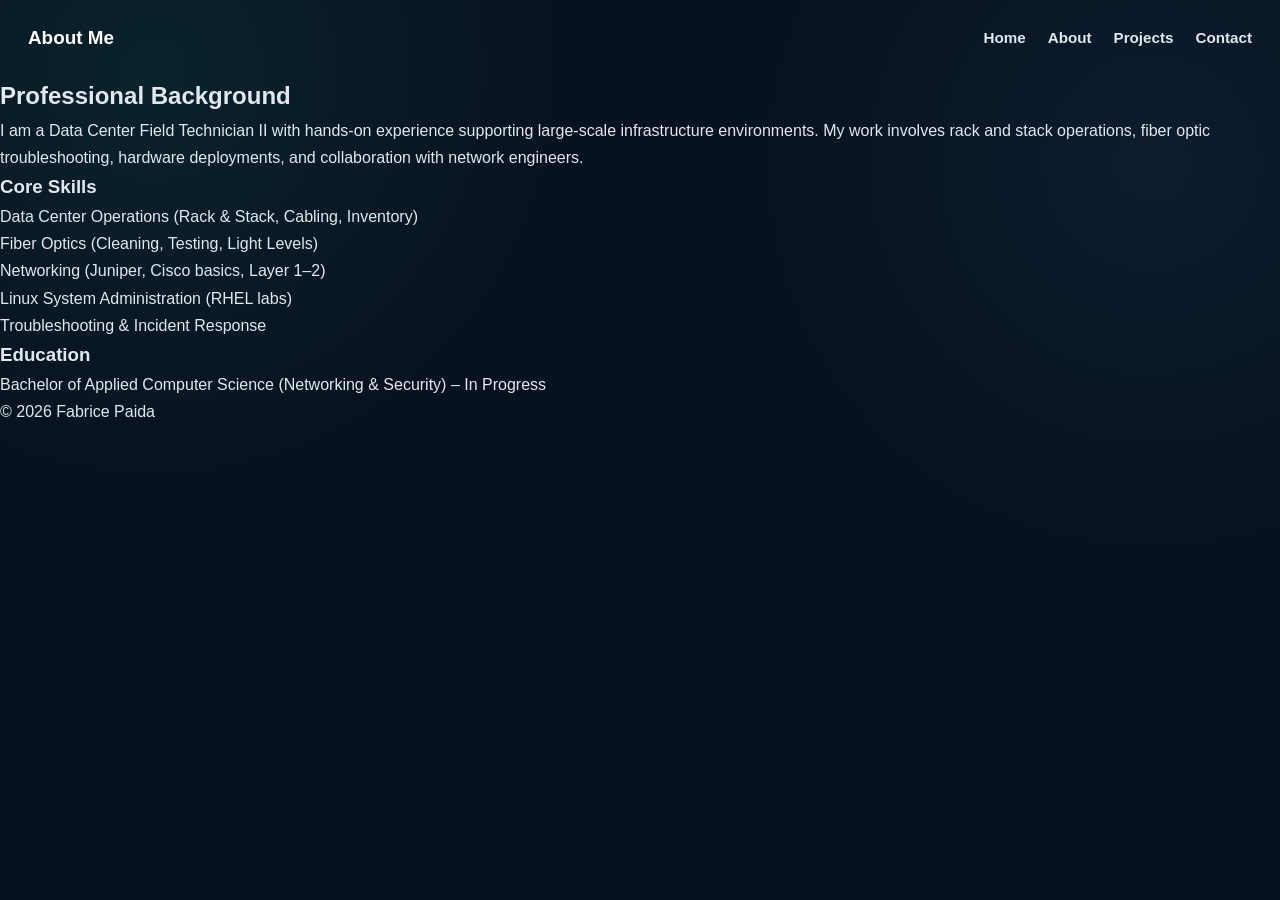
<file: about.html>
<!DOCTYPE html>
<html lang="en">
<head>
<meta charset="UTF-8">
<meta name="viewport" content="width=device-width, initial-scale=1.0">
<title>About | Fabrice Paida</title>
<link rel="stylesheet" href="styles.css">
</head>

<body>

<header>
    <nav class="navbar">
        <h1 class="logo">About Me</h1>
        <div class="nav-links">
            <a href="index.html">Home</a>
            <a href="about.html" class="active">About</a>
            <a href="projects.html">Projects</a>
            <a href="contact.html">Contact</a>
        </div>
    </nav>
</header>

<main class="content">
    <h2>Professional Background</h2>

    <p>
        I am a Data Center Field Technician II with hands-on experience supporting 
        large-scale infrastructure environments. My work involves rack and stack operations, 
        fiber optic troubleshooting, hardware deployments, and collaboration with network engineers.
    </p>

    <h3>Core Skills</h3>
    <ul>
        <li>Data Center Operations (Rack & Stack, Cabling, Inventory)</li>
        <li>Fiber Optics (Cleaning, Testing, Light Levels)</li>
        <li>Networking (Juniper, Cisco basics, Layer 1–2)</li>
        <li>Linux System Administration (RHEL labs)</li>
        <li>Troubleshooting & Incident Response</li>
    </ul>

    <h3>Education</h3>
    <p>
        Bachelor of Applied Computer Science (Networking & Security) – In Progress  
    </p>
</main>

<footer>
    <p>&copy; 2026 Fabrice Paida</p>
</footer>

</body>
</html>
</file>
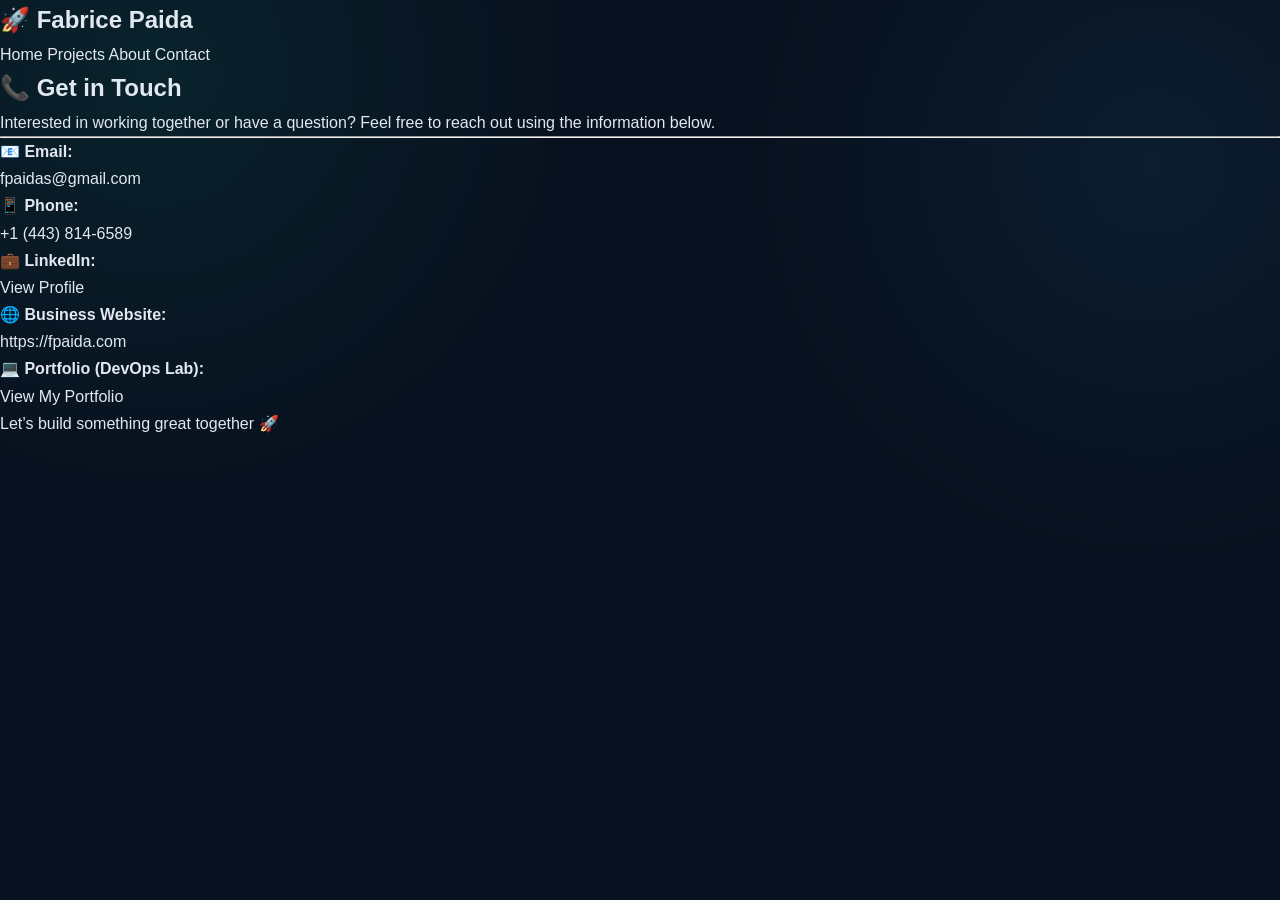
<file: contact.html>
<!DOCTYPE html>
<html lang="en">
<head>
<meta charset="UTF-8">
<title>Contact | Fabrice Paida</title>
<link rel="stylesheet" href="styles.css">
</head>

<body>

<nav>
    <h1>🚀 Fabrice Paida</h1>
    <div>
        <a href="index.html">Home</a>
        <a href="projects.html">Projects</a>
        <a href="about.html">About</a>
        <a href="contact.html">Contact</a>
    </div>
</nav>

<section class="contact-container">

    <h2>📞 Get in Touch</h2>

    <p>
        Interested in working together or have a question?  
        Feel free to reach out using the information below.
    </p>

    <hr>

    <p><strong>📧 Email:</strong><br>
        <a href="mailto:fpaidas@gmail.com">fpaidas@gmail.com</a>
    </p>

    <p><strong>📱 Phone:</strong><br>
        <a href="tel:+14438146589">+1 (443) 814-6589</a>
    </p>

    <p><strong>💼 LinkedIn:</strong><br>
        <a href="https://linkedin.com/in/fabrice-paida-135" target="_blank">
            View Profile
        </a>
    </p>

    <p><strong>🌐 Business Website:</strong><br>
        <a href="https://fpaida.com/" target="_blank">
            https://fpaida.com
        </a>
    </p>

    <p><strong>💻 Portfolio (DevOps Lab):</strong><br>
        <a href="https://fpaida.github.io/fabrice-paida-portfolio/" target="_blank">
            View My Portfolio
        </a>
    </p>

</section>

<footer>
Let’s build something great together 🚀
</footer>

</body>
</html>
</file>
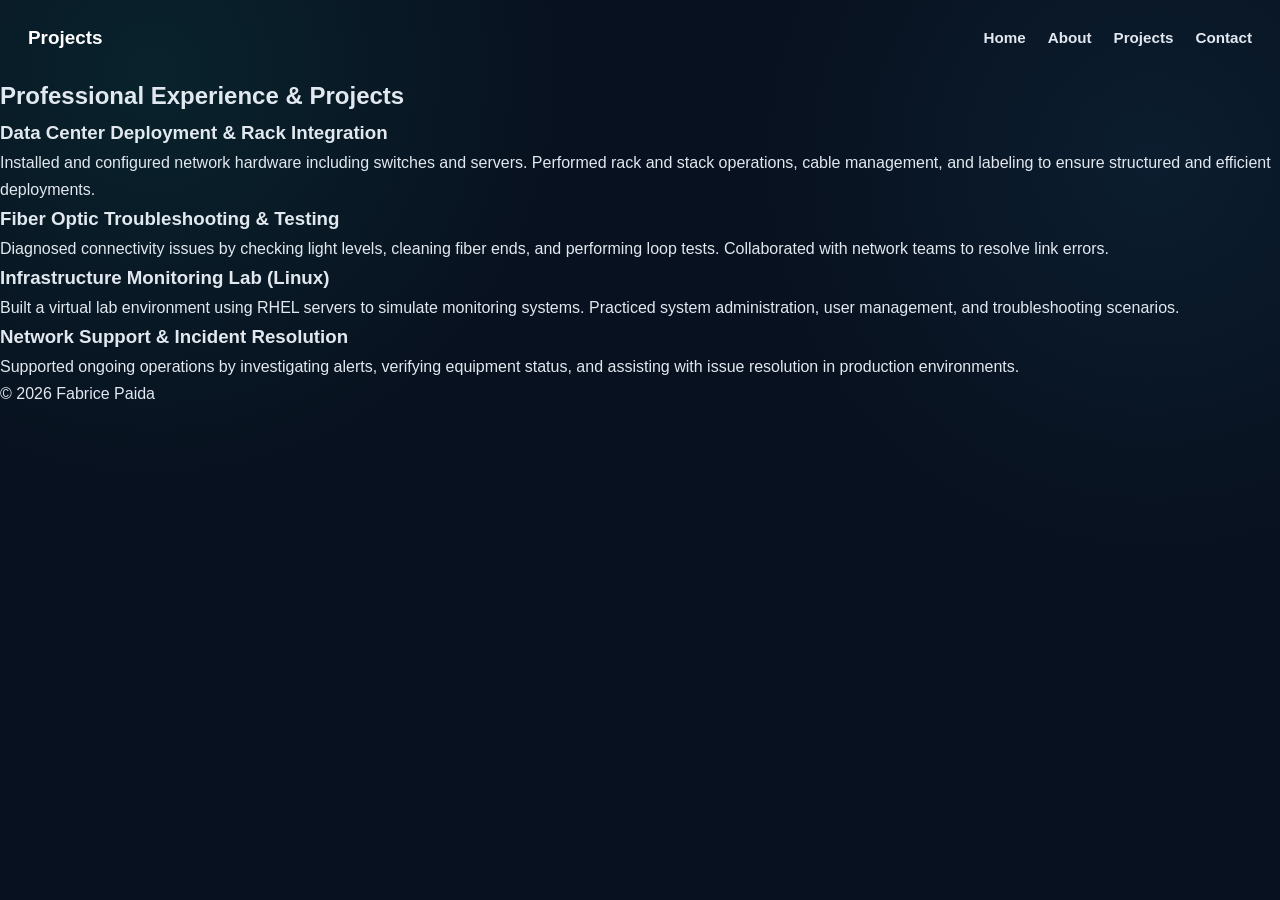
<file: projects.html>
<!DOCTYPE html>
<html lang="en">
<head>
<meta charset="UTF-8">
<meta name="viewport" content="width=device-width, initial-scale=1.0">
<title>Projects | Fabrice Paida</title>
<link rel="stylesheet" href="styles.css">
</head>

<body>

<header>
    <nav class="navbar">
        <h1 class="logo">Projects</h1>
        <div class="nav-links">
            <a href="index.html">Home</a>
            <a href="about.html">About</a>
            <a href="projects.html" class="active">Projects</a>
            <a href="contact.html">Contact</a>
        </div>
    </nav>
</header>

<main class="content">

<h2>Professional Experience & Projects</h2>

<div class="card">
    <h3>Data Center Deployment & Rack Integration</h3>
    <p>
        Installed and configured network hardware including switches and servers. 
        Performed rack and stack operations, cable management, and labeling 
        to ensure structured and efficient deployments.
    </p>
</div>

<div class="card">
    <h3>Fiber Optic Troubleshooting & Testing</h3>
    <p>
        Diagnosed connectivity issues by checking light levels, cleaning fiber ends, 
        and performing loop tests. Collaborated with network teams to resolve link errors.
    </p>
</div>

<div class="card">
    <h3>Infrastructure Monitoring Lab (Linux)</h3>
    <p>
        Built a virtual lab environment using RHEL servers to simulate monitoring systems. 
        Practiced system administration, user management, and troubleshooting scenarios.
    </p>
</div>

<div class="card">
    <h3>Network Support & Incident Resolution</h3>
    <p>
        Supported ongoing operations by investigating alerts, verifying equipment status, 
        and assisting with issue resolution in production environments.
    </p>
</div>

</main>

<footer>
    <p>&copy; 2026 Fabrice Paida</p>
</footer>

</body>
</html>
</file>
<file: styles.css>
/* ==========================================================
   FABRICE PAIDA PORTFOLIO — VERSION 3.0
========================================================== */

:root {
    --background: #08111f;
    --surface: #07101d;
    --card: #111c2d;
    --card-soft: #152238;
    --primary: #14f1c6;
    --secondary: #38bdf8;
    --text: #e2e8f0;
    --muted: #aebdce;
    --success: #22c55e;
    --border: rgba(255, 255, 255, 0.09);
    --shadow: 0 18px 45px rgba(0, 0, 0, 0.32);
    --radius: 18px;
    --max-width: 1250px;
}

* {
    margin: 0;
    padding: 0;
    box-sizing: border-box;
}

html {
    scroll-behavior: smooth;
    scroll-padding-top: 92px;
}

body {
    min-height: 100vh;
    font-family: "Segoe UI", Tahoma, Geneva, Verdana, sans-serif;
    background:
        radial-gradient(circle at 12% 8%, rgba(20, 241, 198, 0.08), transparent 26rem),
        radial-gradient(circle at 90% 18%, rgba(56, 189, 248, 0.07), transparent 25rem),
        var(--background);
    color: var(--text);
    line-height: 1.7;
}

body.menu-open {
    overflow: hidden;
}

a {
    color: inherit;
    text-decoration: none;
}

img {
    display: block;
    max-width: 100%;
}

button,
a {
    -webkit-tap-highlight-color: transparent;
}

button:focus-visible,
a:focus-visible {
    outline: 3px solid rgba(56, 189, 248, 0.65);
    outline-offset: 4px;
}

/* Header and navigation */
.site-header {
    position: sticky;
    top: 0;
    z-index: 1000;
    background: rgba(7, 16, 29, 0.94);
    backdrop-filter: blur(14px);
    border-bottom: 1px solid var(--border);
}

.navbar {
    max-width: 1380px;
    min-height: 76px;
    margin: 0 auto;
    padding: 12px 28px;
    display: flex;
    align-items: center;
    justify-content: space-between;
    gap: 24px;
}

.logo {
    display: inline-flex;
    align-items: center;
    gap: 13px;
    color: #fff;
    font-size: 1.18rem;
    font-weight: 750;
    white-space: nowrap;
}

.logo-mark {
    width: 48px;
    height: 48px;
    border-radius: 50%;
    display: grid;
    place-items: center;
    background: var(--primary);
    color: var(--surface);
    box-shadow: 0 8px 24px rgba(20, 241, 198, 0.22);
}

.nav-links {
    display: flex;
    align-items: center;
    justify-content: flex-end;
    gap: 22px;
}

.nav-links > a {
    position: relative;
    color: var(--text);
    font-weight: 650;
    font-size: 0.95rem;
    transition: color 0.25s ease;
}

.nav-links > a::after {
    content: "";
    position: absolute;
    left: 0;
    bottom: -7px;
    width: 0;
    height: 2px;
    background: var(--primary);
    transition: width 0.25s ease;
}

.nav-links > a:hover {
    color: var(--primary);
}

.nav-links > a:hover::after {
    width: 100%;
}

.language-switch {
    display: flex;
    gap: 8px;
    margin-left: 4px;
}

.language-btn {
    min-width: 42px;
    padding: 7px 11px;
    border: 1px solid var(--border);
    border-radius: 9px;
    background: var(--card-soft);
    color: var(--text);
    font-weight: 750;
    cursor: pointer;
    transition: 0.25s ease;
}

.language-btn:hover,
.language-btn.active {
    background: var(--primary);
    border-color: var(--primary);
    color: var(--surface);
}

.menu-toggle {
    display: none;
    border: 0;
    background: transparent;
    color: #fff;
    font-size: 1.75rem;
    cursor: pointer;
}

/* Shared sections */
.section {
    max-width: var(--max-width);
    margin: 0 auto;
    padding: 56px 40px;
}

.section-bordered {
    border-top: 1px solid rgba(255, 255, 255, 0.06);
}

.section-heading {
    max-width: 850px;
    margin-bottom: 42px;
}

.section-kicker {
    color: var(--primary);
    text-transform: uppercase;
    letter-spacing: 0.16em;
    font-size: 0.82rem;
    font-weight: 800;
    margin-bottom: 9px;
}

.section-heading h2 {
    color: #fff;
    font-size: clamp(2rem, 4vw, 2.75rem);
    line-height: 1.2;
    margin-bottom: 13px;
}

.section-heading > p:last-child {
    color: var(--secondary);
    font-size: 1.06rem;
}

/* Hero */
.hero {
    min-height: auto;
    display: flex;
    align-items: center;
    padding-top: 64px;
    padding-bottom: 52px;
}

.hero-content {
    width: 100%;
    display: grid;
    grid-template-columns: 320px minmax(0, 1fr);
    align-items: center;
    gap: 64px;
}

.hero-image-wrapper {
    display: flex;
    justify-content: center;
}

.profile-pic {
    width: 270px;
    height: 270px;
    border-radius: 50%;
    object-fit: cover;
    border: 6px solid var(--primary);
    box-shadow: var(--shadow);
}

.eyebrow {
    color: var(--primary);
    text-transform: uppercase;
    letter-spacing: 0.16em;
    font-size: 0.88rem;
    font-weight: 800;
    margin-bottom: 12px;
}

.hero-name {
    color: var(--primary);
    font-size: clamp(3rem, 7vw, 5.4rem);
    line-height: 1.02;
    letter-spacing: -0.035em;
    margin-bottom: 14px;
}

.hero-title {
    color: var(--secondary);
    font-size: clamp(1.1rem, 2vw, 1.42rem);
    font-weight: 700;
    line-height: 1.5;
    margin-bottom: 14px;
}

.availability {
    color: var(--success);
    font-weight: 750;
    margin-bottom: 17px;
}

.hero-description {
    max-width: 770px;
    color: var(--muted);
    font-size: 1.05rem;
}

.hero-buttons {
    margin-top: 30px;
    display: flex;
    flex-wrap: wrap;
    gap: 14px;
}

.btn,
.btn:visited {
    display: inline-flex;
    align-items: center;
    justify-content: center;
    gap: 10px;
    min-width: 220px;
    min-height: 54px;
    padding: 13px 22px;
    border-radius: 10px;
    font-weight: 800;
    line-height: 1.2;
    white-space: nowrap;
    transition: transform 0.25s ease, box-shadow 0.25s ease, background 0.25s ease, color 0.25s ease;
}

.btn-icon {
    flex: 0 0 auto;
    font-size: 1rem;
}

.btn-label {
    display: inline-block;
}

.btn-primary,
.btn-primary:visited {
    background: var(--primary);
    color: var(--surface);
}

.btn-primary:hover,
.btn-primary:active {
    background: var(--secondary);
    color: var(--surface);
    transform: translateY(-3px);
    box-shadow: 0 12px 28px rgba(56, 189, 248, 0.22);
}

.btn-secondary,
.btn-secondary:visited {
    border: 2px solid var(--primary);
    color: var(--primary);
}

.btn-secondary:hover,
.btn-secondary:active {
    background: var(--primary);
    color: var(--surface);
    transform: translateY(-3px);
}

/* Statistics */
.stats-section {
    padding-top: 16px;
    padding-bottom: 44px;
}

.stats-grid {
    display: grid;
    grid-template-columns: repeat(4, minmax(0, 1fr));
    gap: 18px;
}

.stat-card {
    min-height: 145px;
    display: flex;
    flex-direction: column;
    align-items: center;
    justify-content: center;
    text-align: center;
    padding: 26px 20px;
    background: linear-gradient(145deg, rgba(17, 28, 45, 0.96), rgba(13, 24, 39, 0.96));
    border: 1px solid var(--border);
    border-radius: var(--radius);
    transition: 0.28s ease;
}

.stat-card:hover {
    transform: translateY(-6px);
    border-color: rgba(20, 241, 198, 0.68);
    box-shadow: 0 16px 36px rgba(20, 241, 198, 0.09);
}

.stat-card strong {
    color: var(--primary);
    font-size: 2rem;
    line-height: 1.1;
    margin-bottom: 8px;
}

.stat-card span {
    color: var(--muted);
    font-weight: 650;
}

/* Cards and grids */
.about-grid,
.education-grid,
.contact-grid {
    display: grid;
    grid-template-columns: repeat(2, minmax(0, 1fr));
    gap: 28px;
}

.content-card,
.contact-card,
.skill-card,
.project-card,
.cert-card,
.timeline-content {
    background: linear-gradient(145deg, rgba(17, 28, 45, 0.98), rgba(13, 24, 39, 0.98));
    border: 1px solid var(--border);
    border-radius: var(--radius);
    transition: transform 0.28s ease, border-color 0.28s ease, box-shadow 0.28s ease;
}

.content-card:hover,
.contact-card:hover,
.skill-card:hover,
.project-card:hover,
.cert-card:hover,
.timeline-content:hover {
    transform: translateY(-6px);
    border-color: rgba(20, 241, 198, 0.62);
    box-shadow: 0 16px 38px rgba(20, 241, 198, 0.08);
}

.content-card,
.contact-card {
    padding: 32px;
}

.content-card h3,
.contact-card h3 {
    color: var(--primary);
    font-size: 1.35rem;
    margin-bottom: 18px;
}

.content-card p,
.contact-card p {
    color: var(--muted);
    margin-bottom: 17px;
}

.content-card p:last-child,
.contact-card p:last-child {
    margin-bottom: 0;
}

.check-list {
    list-style: none;
}

.check-list li {
    position: relative;
    padding: 10px 0 10px 28px;
    color: var(--muted);
    border-bottom: 1px solid rgba(255, 255, 255, 0.06);
}

.check-list li::before {
    content: "✓";
    position: absolute;
    left: 0;
    color: var(--primary);
    font-weight: 900;
}

.check-list li:last-child {
    border-bottom: 0;
}

/* Timeline */
.timeline {
    max-width: 1050px;
    margin: 0 auto;
    display: flex;
    flex-direction: column;
    gap: 24px;
}

.timeline-item {
    display: grid;
    grid-template-columns: 145px minmax(0, 1fr);
    align-items: start;
    gap: 24px;
}

.timeline-year {
    padding: 13px 12px;
    border-radius: 11px;
    background: var(--primary);
    color: var(--surface);
    text-align: center;
    font-weight: 850;
    box-shadow: 0 9px 22px rgba(20, 241, 198, 0.14);
}

.timeline-content {
    padding: 27px 30px;
}

.timeline-content h3 {
    color: var(--primary);
    margin-bottom: 4px;
}

.timeline-content h4 {
    color: var(--secondary);
    margin-bottom: 12px;
    font-weight: 700;
}

.timeline-content p {
    color: var(--muted);
}

/* Education and certifications */
.education-item {
    padding: 18px 0;
    border-bottom: 1px solid rgba(255, 255, 255, 0.07);
}

.education-item:first-of-type {
    padding-top: 2px;
}

.education-item:last-child {
    padding-bottom: 0;
    border-bottom: 0;
}

.education-item h4 {
    color: #fff;
    margin-bottom: 4px;
}

.education-item > span {
    display: block;
    color: var(--secondary);
    font-size: 0.92rem;
    margin-bottom: 8px;
}

.education-item p {
    margin-bottom: 5px;
}

.education-item small {
    color: #91a3b7;
}

.certifications-block {
    margin-top: 38px;
}

.certifications-block > h3 {
    color: #fff;
    font-size: 1.55rem;
    margin-bottom: 20px;
}

.cert-grid {
    display: grid;
    grid-template-columns: repeat(3, minmax(0, 1fr));
    gap: 20px;
}

.cert-card {
    padding: 25px;
    text-align: center;
}

.cert-icon {
    font-size: 2.5rem;
    margin-bottom: 10px;
}

.cert-card h4 {
    color: #fff;
    font-size: 1.12rem;
    margin-bottom: 5px;
}

.cert-card p {
    color: var(--muted);
    margin-bottom: 14px;
}

.status {
    display: inline-flex;
    padding: 6px 13px;
    border-radius: 999px;
    font-size: 0.84rem;
    font-weight: 800;
}

.status-completed {
    color: #6ee7a0;
    background: rgba(34, 197, 94, 0.15);
    border: 1px solid rgba(34, 197, 94, 0.28);
}

/* Skills */
.skills-grid {
    display: grid;
    grid-template-columns: repeat(3, minmax(0, 1fr));
    gap: 22px;
}

.skill-card {
    padding: 28px;
}

.skill-card h3 {
    color: var(--primary);
    margin-bottom: 16px;
}

.skill-card ul {
    list-style: none;
}

.skill-card li {
    padding: 8px 0;
    color: var(--muted);
    border-bottom: 1px solid rgba(255, 255, 255, 0.06);
}

.skill-card li:last-child {
    border-bottom: 0;
}

/* Projects */
.projects-grid {
    display: grid;
    grid-template-columns: repeat(2, minmax(0, 1fr));
    gap: 24px;
}

.project-card {
    padding: 30px;
}

.project-card h3 {
    color: var(--primary);
    font-size: 1.28rem;
    margin-bottom: 13px;
}

.project-card > p {
    color: var(--muted);
    margin-bottom: 20px;
}

.tech-tags {
    display: flex;
    flex-wrap: wrap;
    gap: 8px;
}

.tech-tags span {
    padding: 6px 11px;
    border-radius: 999px;
    background: rgba(56, 189, 248, 0.1);
    border: 1px solid rgba(56, 189, 248, 0.18);
    color: var(--secondary);
    font-size: 0.83rem;
    font-weight: 700;
}

.project-links {
    display: flex;
    flex-wrap: wrap;
    gap: 12px;
    margin-top: 22px;
}

.project-action,
.project-action:visited {
    display: inline-flex;
    align-items: center;
    justify-content: center;
    gap: 8px;
    min-width: 170px;
    min-height: 44px;
    padding: 9px 15px;
    border-radius: 9px;
    border: 2px solid var(--primary);
    color: var(--primary);
    font-weight: 800;
    font-size: 0.9rem;
    transition: transform 0.25s ease, background 0.25s ease, color 0.25s ease, box-shadow 0.25s ease;
}

.project-action:hover,
.project-action:active {
    background: var(--primary);
    color: var(--surface);
    transform: translateY(-2px);
    box-shadow: 0 10px 24px rgba(20, 241, 198, 0.16);
}

/* Contact */
.contact-grid {
    max-width: 950px;
}

.contact-card a:not(.professional-link),
.contact-card a:not(.professional-link):visited {
    color: var(--secondary);
}

.contact-card a:not(.professional-link):hover {
    color: var(--primary);
}

.professional-link,
.professional-link:visited {
    display: flex;
    align-items: center;
    justify-content: space-between;
    gap: 20px;
    padding: 13px 0;
    color: var(--secondary);
    font-weight: 750;
    border-bottom: 1px solid rgba(255, 255, 255, 0.07);
    transition: color 0.25s ease, padding-left 0.25s ease;
}

.professional-link:last-child {
    border-bottom: 0;
}

.professional-link:hover {
    color: var(--primary);
    padding-left: 6px;
}

/* Footer */
.site-footer {
    padding: 30px 20px;
    text-align: center;
    background: var(--surface);
    border-top: 1px solid var(--border);
}

.site-footer p {
    color: #94a3b8;
}

.site-footer p:first-child {
    color: var(--text);
    font-weight: 750;
    margin-bottom: 4px;
}

/* Responsive */
@media (max-width: 1080px) {
    .nav-links {
        gap: 15px;
    }

    .nav-links > a {
        font-size: 0.9rem;
    }

    .hero-content {
        grid-template-columns: 280px minmax(0, 1fr);
        gap: 48px;
    }

    .profile-pic {
        width: 240px;
        height: 240px;
    }

    .skills-grid {
        grid-template-columns: repeat(2, minmax(0, 1fr));
    }
}


@media (max-width: 980px) {
    .hero-buttons .btn {
        min-width: 205px;
    }
}

@media (max-width: 880px) {
    .menu-toggle {
        display: block;
    }

    .nav-links {
        position: fixed;
        inset: 76px 0 auto 0;
        max-height: calc(100vh - 76px);
        overflow-y: auto;
        display: none;
        flex-direction: column;
        align-items: stretch;
        gap: 0;
        padding: 18px 28px 30px;
        background: rgba(7, 16, 29, 0.99);
        border-bottom: 1px solid var(--border);
    }

    .nav-links.open {
        display: flex;
    }

    .nav-links > a {
        padding: 13px 0;
        border-bottom: 1px solid rgba(255, 255, 255, 0.06);
    }

    .nav-links > a::after {
        display: none;
    }

    .language-switch {
        margin: 18px 0 0;
    }

    .hero {
        min-height: auto;
    }

    /* ==========================================
   HERO BUTTON TEXT FIX
========================================== */

.btn {
    text-decoration: none;
}

.btn .btn-label,
.btn .btn-icon {
    color: inherit;
}

.btn-primary,
.btn-primary:visited {
    background: var(--primary);
    color: #07101d !important;
}

.btn-primary .btn-label,
.btn-primary .btn-icon {
    color: #07101d !important;
}

.btn-secondary,
.btn-secondary:visited {
    background: transparent;
    color: #22e6c8;
}

.btn-secondary .btn-label,
.btn-secondary .btn-icon {
    color: inherit;
}
    .hero-content {
        grid-template-columns: 1fr;
        text-align: center;
    }

    .hero-description {
        margin-inline: auto;
    }

    .hero-buttons {
        justify-content: center;
    }

    .stats-grid {
        grid-template-columns: repeat(2, minmax(0, 1fr));
    }

    .about-grid,
    .education-grid,
    .contact-grid,
    .projects-grid {
        grid-template-columns: 1fr;
    }

    .cert-grid {
        grid-template-columns: repeat(2, minmax(0, 1fr));
    }
}

@media (max-width: 640px) {
    .navbar {
        padding: 12px 18px;
    }

    .logo-text {
        font-size: 1rem;
    }

    .logo-mark {
        width: 42px;
        height: 42px;
    }

    .section {
        padding: 44px 20px;
    }

    .hero {
        padding-top: 48px;
    }

    .profile-pic {
        width: 205px;
        height: 205px;
        border-width: 5px;
    }

    .hero-name {
        font-size: 2.8rem;
    }

    .hero-buttons {
        flex-direction: column;
    }

    .btn {
        width: 100%;
    }

    .stats-grid,
    .skills-grid,
    .cert-grid {
        grid-template-columns: 1fr;
    }

    .timeline-item {
        grid-template-columns: 1fr;
        gap: 12px;
    }

    .timeline-year {
        width: max-content;
        min-width: 140px;
    }

    .content-card,
    .contact-card,
    .project-card,
    .skill-card,
    .timeline-content {
        padding: 24px;
    }
}

@media (prefers-reduced-motion: reduce) {
    *,
    *::before,
    *::after {
        scroll-behavior: auto !important;
        transition-duration: 0.01ms !important;
        animation-duration: 0.01ms !important;
        animation-iteration-count: 1 !important;
    }
}
</file>
